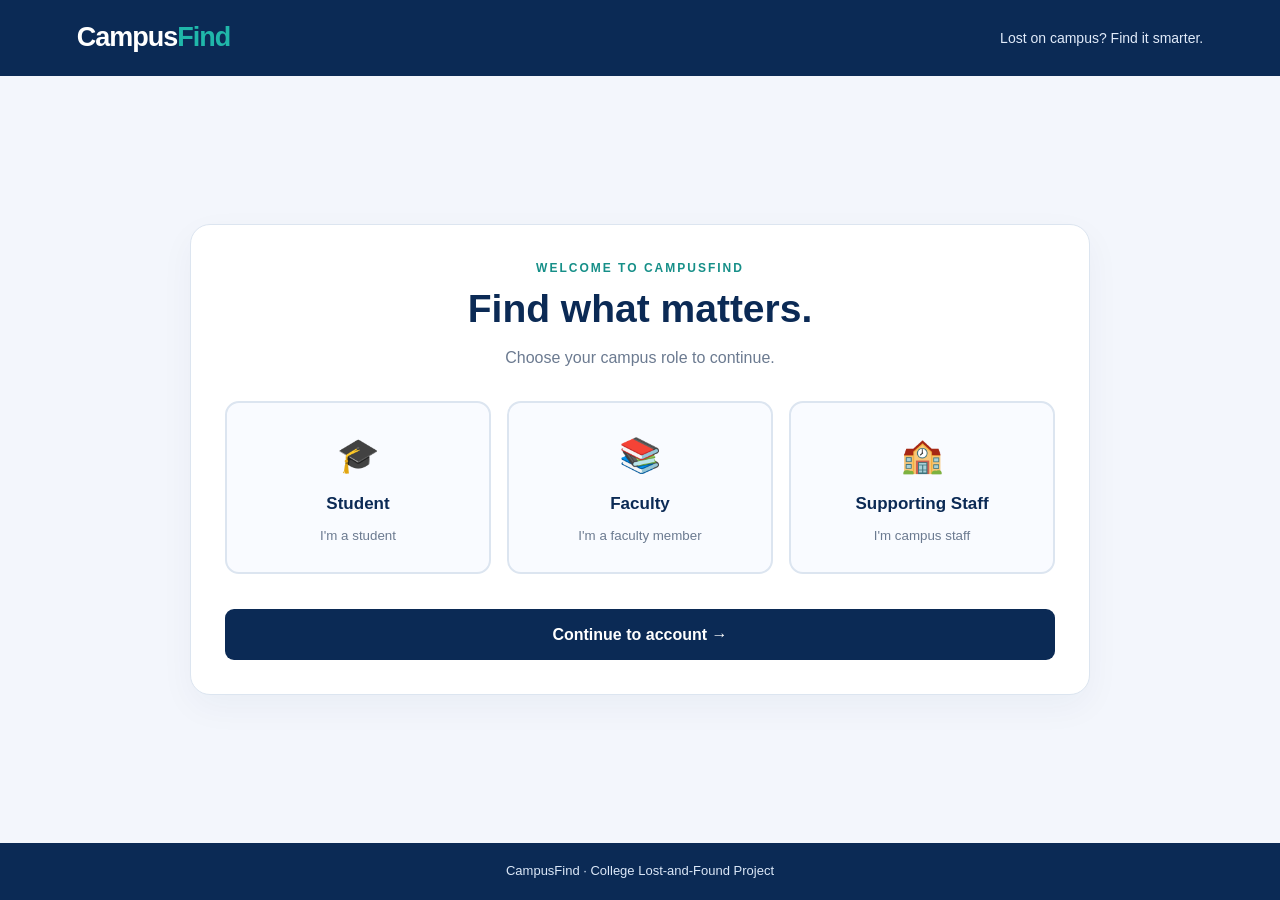
<file: Frontend/index.html>
<!DOCTYPE html>
<html lang="en">
<head>
  <meta charset="UTF-8">
  <meta name="viewport" content="width=device-width, initial-scale=1.0">
  <title>CampusFind | Choose Role</title>
  <link rel="stylesheet" href="style.css">
  <script src="script.js" defer></script>
</head>
<body data-page="home">
  <header class="navbar">
    <a class="brand" href="index.html">Campus<span>Find</span></a>
    <span class="tagline">Lost on campus? Find it smarter.</span>
  </header>

  <main class="center-page">
    <section class="panel wide">
      <p class="eyebrow">WELCOME TO CAMPUSFIND</p>
      <h1>Find what matters.</h1>
      <p class="muted">Choose your campus role to continue.</p>

      <div class="role-grid">
        <button class="role-card" data-role="STUDENT" type="button">
          <span class="emoji">🎓</span>
          <strong>Student</strong>
          <small>I'm a student</small>
        </button>
        <button class="role-card" data-role="FACULTY" type="button">
          <span class="emoji">📚</span>
          <strong>Faculty</strong>
          <small>I'm a faculty member</small>
        </button>
        <button class="role-card" data-role="SUPPORTING_STAFF" type="button">
          <span class="emoji">🏫</span>
          <strong>Supporting Staff</strong>
          <small>I'm campus staff</small>
        </button>
      </div>
      <p id="roleMessage" class="message"></p>
      <button id="roleContinue" class="primary-btn full" type="button">
        Continue to account →
      </button>
    </section>
  </main>

  <footer>CampusFind · College Lost-and-Found Project</footer>
</body>
</html>
</file>
<file: Frontend/style.css>
:root {
  --navy: #0b2a55;
  --blue: #174b91;
  --teal: #20b7aa;
  --background: #f3f6fc;
  --white: #ffffff;
  --text: #20334d;
  --muted: #6b7a90;
  --border: #dce5f0;
}

* {
  margin: 0;
  padding: 0;
  box-sizing: border-box;
}

body {
  font-family: Arial, sans-serif;
  color: var(--text);
  background: var(--background);
  line-height: 1.6;
  min-height: 100vh;
  display: flex;
  flex-direction: column;
}

a {
  color: inherit;
  text-decoration: none;
}

button,
input,
select,
textarea {
  font: inherit;
}

button {
  cursor: pointer;
}

.navbar {
  min-height: 76px;
  padding: 16px 6%;
  background: var(--navy);
  color: white;
  display: flex;
  align-items: center;
  justify-content: space-between;
  gap: 20px;
}

.brand {
  font-size: 27px;
  font-weight: 800;
  letter-spacing: -1px;
}

.brand span {
  color: var(--teal);
}

.tagline,
.nav-link {
  color: #e1ebfa;
  font-size: 14px;
}

.nav-link:hover,
.text-link:hover {
  color: var(--teal);
}

.nav-actions {
  display: flex;
  align-items: center;
  gap: 12px;
}

.user-badge {
  background: #ffffff20;
  padding: 7px 12px;
  border-radius: 20px;
  font-size: 13px;
}

.center-page {
  flex: 1;
  display: flex;
  align-items: center;
  justify-content: center;
  padding: 45px 20px;
}

.panel {
  background: var(--white);
  border: 1px solid var(--border);
  border-radius: 20px;
  padding: 34px;
  box-shadow: 0 12px 35px #0b2a550b;
}

.wide {
  width: 100%;
  max-width: 900px;
  text-align: center;
}

.login-panel {
  width: 100%;
  max-width: 480px;
}

.eyebrow {
  color: #168f88;
  font-size: 12px;
  font-weight: 800;
  letter-spacing: 2px;
  margin-bottom: 8px;
}

h1 {
  color: var(--navy);
  font-size: clamp(28px, 4vw, 39px);
  line-height: 1.2;
  margin-bottom: 12px;
}

h2 {
  color: var(--navy);
  line-height: 1.3;
}

.muted {
  color: var(--muted);
  margin-bottom: 22px;
}

.role-grid,
.choice-grid {
  display: grid;
  grid-template-columns: repeat(3, minmax(0, 1fr));
  gap: 16px;
  margin: 30px 0 20px;
}

.role-card {
  padding: 25px 14px;
  min-height: 165px;
  background: #f9fbff;
  border: 2px solid var(--border);
  border-radius: 14px;
  color: var(--navy);
  display: flex;
  flex-direction: column;
  align-items: center;
  justify-content: center;
  gap: 8px;
  transition: 0.2s;
}

.role-card:hover,
.role-card.selected {
  border-color: var(--teal);
  background: #eafaf7;
  transform: translateY(-3px);
}

.emoji {
  font-size: 34px;
}

.role-card strong {
  font-size: 17px;
}

.role-card small {
  color: var(--muted);
}

.primary-btn {
  display: inline-block;
  border: none;
  border-radius: 9px;
  padding: 13px 20px;
  background: var(--navy);
  color: white;
  font-weight: 700;
  text-align: center;
  transition: 0.2s;
}

.primary-btn:hover {
  background: var(--blue);
  transform: translateY(-1px);
}

.full {
  width: 100%;
  margin-top: 15px;
}

.button-link {
  margin-top: 22px;
}

.outline-btn {
  border: 1px solid #ffffff70;
  color: white;
  background: transparent;
  padding: 8px 13px;
  border-radius: 8px;
}

.outline-btn:hover {
  background: #ffffff20;
}

label {
  display: block;
  font-weight: 700;
  font-size: 14px;
  color: var(--navy);
  margin: 16px 0 6px;
}

input,
select,
textarea {
  display: block;
  width: 100%;
  border: 1px solid #cbd6e4;
  border-radius: 9px;
  background: white;
  padding: 12px 13px;
  color: var(--text);
  outline: none;
}

input:focus,
select:focus,
textarea:focus {
  border-color: var(--teal);
  box-shadow: 0 0 0 3px #20b7aa20;
}

textarea {
  resize: vertical;
}

.big-icon {
  font-size: 38px;
  margin-bottom: 10px;
}

.login-panel .eyebrow,
.login-panel h1,
.login-panel > .muted {
  text-align: center;
}

.small-note {
  font-size: 12px;
  color: var(--muted);
  margin-top: 14px;
}

.message {
  color: #087f73;
  font-size: 14px;
  font-weight: 700;
  margin-top: 12px;
}

.choice-grid {
  grid-template-columns: repeat(2, minmax(0, 1fr));
  text-align: left;
}

.choice-card {
  min-height: 260px;
  padding: 25px;
  border: 2px solid var(--border);
  border-radius: 16px;
  background: white;
  text-align: left;
  color: var(--text);
  transition: 0.2s;
}

.choice-card:hover {
  transform: translateY(-4px);
  box-shadow: 0 10px 24px #0b2a5512;
}

.lost-choice:hover {
  border-color: #477dd2;
}

.found-choice:hover {
  border-color: var(--teal);
}

.choice-emoji {
  display: block;
  font-size: 40px;
  margin-bottom: 14px;
}

.choice-card h2 {
  margin-bottom: 10px;
}

.choice-card p {
  color: var(--muted);
  margin-bottom: 20px;
}

.choice-action {
  font-weight: 700;
  color: #087f73;
}

.container {
  width: 88%;
  max-width: 1120px;
  margin: 35px auto;
  flex: 1;
}

.hero {
  background: linear-gradient(120deg, var(--navy), #174b91);
  color: white;
  border-radius: 20px;
  padding: 38px;
  display: flex;
  justify-content: space-between;
  align-items: center;
  gap: 20px;
}

.hero h1 {
  color: white;
}

.hero p:not(.eyebrow) {
  max-width: 600px;
  color: #e1ebfa;
}

.hero-icon {
  font-size: 85px;
}

.light {
  color: #77e2d5;
}

.stats-grid {
  display: grid;
  grid-template-columns: repeat(3, minmax(0, 1fr));
  gap: 18px;
  margin: 24px 0 32px;
}

.stat-card {
  background: white;
  padding: 22px;
  border: 1px solid var(--border);
  border-radius: 14px;
}

.stat-icon {
  font-size: 25px;
}

.stat-card p {
  color: var(--muted);
  font-size: 14px;
}

.stat-card h2 {
  font-size: 30px;
  margin-top: 5px;
}

.content-section {
  margin-top: 28px;
}

.section-heading {
  display: flex;
  align-items: center;
  justify-content: space-between;
  gap: 15px;
  margin-bottom: 18px;
}

.text-link {
  font-weight: 700;
  color: #087f73;
}

.search-box {
  margin: 18px 0;
}

.report-grid {
  display: grid;
  grid-template-columns: repeat(2, minmax(0, 1fr));
  gap: 15px;
}

.report-card {
  background: white;
  border: 1px solid var(--border);
  border-radius: 13px;
  padding: 18px;
  overflow-wrap: anywhere;
}

.report-card h3 {
  color: var(--navy);
  margin-bottom: 8px;
}

.report-card p {
  color: var(--muted);
  font-size: 14px;
  margin: 4px 0;
}

.report-type {
  display: inline-block;
  padding: 4px 10px;
  border-radius: 20px;
  background: #e1f7f2;
  color: #087f73;
  font-size: 12px;
  font-weight: 700;
  margin-bottom: 10px;
}

.report-type.lost {
  background: #eaf0ff;
  color: #2456a5;
}

.form-container {
  max-width: 750px;
}

.photo-preview {
  max-width: 220px;
  max-height: 220px;
  object-fit: contain;
  display: block;
  margin-top: 14px;
  border-radius: 10px;
}

.photo-preview[hidden] {
  display: none;
}

footer {
  margin-top: auto;
  background: var(--navy);
  color: #dce8f8;
  text-align: center;
  padding: 18px;
  font-size: 13px;
}

@media (max-width: 700px) {
  .navbar {
    padding: 14px 5%;
  }

  .tagline {
    display: none;
  }

  .brand {
    font-size: 23px;
  }

  .center-page {
    padding: 25px 14px;
  }

  .panel {
    padding: 23px 18px;
  }

  .role-grid {
    grid-template-columns: 1fr;
  }

  .role-card {
    min-height: 110px;
  }

  .choice-grid,
  .stats-grid,
  .report-grid {
    grid-template-columns: 1fr;
  }

  .container {
    width: 92%;
    margin: 22px auto;
  }

  .hero {
    padding: 25px;
  }

  .hero-icon {
    display: none;
  }

  .section-heading {
    align-items: flex-start;
  }

  .user-badge {
    display: none;
  }
}

[hidden] {
  display: none !important;
}

body.auth-pending > header,
body.auth-pending > main,
body.auth-pending > footer {
  visibility: hidden;
}

body.auth-pending::after {
  position: fixed;
  inset: 50% auto auto 50%;
  z-index: 10;
  padding: 12px 18px;
  border: 1px solid var(--border);
  border-radius: 8px;
  background: white;
  color: var(--muted);
  content: "Checking your session…";
  transform: translate(-50%, -50%);
}

.visually-hidden {
  position: absolute;
  width: 1px;
  height: 1px;
  padding: 0;
  margin: -1px;
  overflow: hidden;
  clip: rect(0, 0, 0, 0);
  white-space: nowrap;
  border: 0;
}

.segmented-control {
  display: grid;
  grid-template-columns: repeat(2, minmax(0, 1fr));
  gap: 4px;
  padding: 4px;
  margin: 20px 0;
  border: 1px solid var(--border);
  border-radius: 10px;
  background: #f3f6fc;
}

.segment {
  min-height: 42px;
  border: 0;
  border-radius: 7px;
  background: transparent;
  color: var(--muted);
  font-weight: 700;
}

.segment.active {
  background: white;
  color: var(--navy);
  box-shadow: 0 1px 5px #0b2a5518;
}

.filter-bar {
  display: grid;
  grid-template-columns: minmax(180px, 1.5fr) repeat(4, minmax(130px, 1fr)) auto;
  gap: 10px;
  align-items: center;
}

.filter-bar input,
.filter-bar select {
  min-width: 0;
  min-height: 44px;
}

.search-box {
  margin: 0;
}

.outline-light-btn,
.text-button,
.danger-btn,
.small-action-btn {
  min-height: 40px;
  border: 1px solid var(--border);
  border-radius: 8px;
  padding: 8px 13px;
  background: white;
  color: var(--navy);
  font-weight: 700;
}

.outline-light-btn:hover,
.text-button:hover,
.small-action-btn:hover {
  border-color: var(--teal);
  color: #087f73;
}

.text-button {
  min-height: 36px;
  padding: 5px 8px;
  border: 0;
  color: #087f73;
}

.danger-btn {
  border-color: #efc8c3;
  color: #9c362d;
}

.danger-btn:hover {
  background: #fff3f1;
}

.notification-trigger {
  display: inline-flex;
  align-items: center;
  gap: 8px;
}

.count-badge {
  display: inline-grid;
  min-width: 22px;
  height: 22px;
  place-items: center;
  padding: 0 5px;
  border-radius: 11px;
  background: var(--teal);
  color: var(--navy);
  font-size: 12px;
  font-weight: 800;
}

.loading-message {
  margin: 18px 0;
  color: var(--muted);
}

.error-message {
  color: #a63e35;
}

.success-message {
  color: #087f73;
}

.report-image {
  width: 100%;
  aspect-ratio: 16 / 9;
  object-fit: cover;
  margin-bottom: 12px;
  border-radius: 8px;
  background: #edf2f7;
}

.report-description {
  display: -webkit-box;
  overflow: hidden;
  -webkit-box-orient: vertical;
  -webkit-line-clamp: 3;
}

.status-pill {
  display: inline-flex;
  align-items: center;
  padding: 4px 9px;
  border: 1px solid var(--border);
  border-radius: 999px;
  background: #f7fafc;
  color: var(--muted);
  font-size: 12px;
  font-weight: 700;
  text-transform: capitalize;
}

.notification-panel {
  padding: 20px;
  border: 1px solid var(--border);
  border-radius: 12px;
  background: #ffffff;
}

.stack-list {
  display: grid;
  gap: 10px;
}

.activity-row {
  display: flex;
  align-items: flex-start;
  justify-content: space-between;
  gap: 16px;
  padding: 15px;
  border: 1px solid var(--border);
  border-radius: 10px;
  background: white;
}

.activity-row.unread {
  border-left: 4px solid var(--teal);
  background: #fbfffe;
}

.activity-row.read {
  opacity: 0.82;
}

.activity-copy {
  min-width: 0;
}

.activity-copy p {
  margin: 5px 0;
  overflow-wrap: anywhere;
}

.claim-row {
  align-items: flex-start;
}

.compact-actions,
.action-row {
  display: flex;
  flex-wrap: wrap;
  align-items: center;
  gap: 9px;
  margin-top: 16px;
}

.compact-actions {
  margin-top: 0;
}

.small-action-btn {
  min-height: 34px;
  padding: 6px 10px;
  font-size: 13px;
}

.secondary-action {
  color: #8a4b35;
}

.detail-container {
  max-width: 900px;
}

.item-detail {
  padding: 28px;
}

.item-detail-heading {
  display: flex;
  align-items: center;
  justify-content: space-between;
  gap: 12px;
  margin-bottom: 14px;
}

.detail-image {
  display: block;
  width: min(100%, 560px);
  max-height: 420px;
  object-fit: contain;
  margin: 18px 0;
  border-radius: 10px;
  background: #f1f5f8;
}

.detail-facts {
  display: grid;
  grid-template-columns: minmax(120px, 180px) minmax(0, 1fr);
  gap: 8px 18px;
  max-width: 560px;
  margin: 18px 0;
}

.detail-facts dt {
  color: var(--muted);
  font-weight: 700;
}

.detail-facts dd {
  margin: 0;
  overflow-wrap: anywhere;
}

.item-long-description {
  max-width: 700px;
  white-space: pre-wrap;
}

.claim-section,
#claimSection {
  margin-top: 20px;
}

.similarity-score {
  display: inline-block;
  margin-bottom: 10px;
  color: #087f73;
  font-size: 16px;
}

.feature-list {
  margin: 12px 0 0;
  padding-left: 20px;
  color: var(--muted);
  font-size: 13px;
}

.highlight-row {
  border-color: var(--teal);
  box-shadow: 0 0 0 2px #20b7aa20;
}

.primary-btn:disabled,
.outline-btn:disabled,
.outline-light-btn:disabled,
.small-action-btn:disabled {
  cursor: wait;
  opacity: 0.65;
}

@media (max-width: 900px) {
  .filter-bar {
    grid-template-columns: repeat(3, minmax(0, 1fr));
  }
}

@media (max-width: 700px) {
  .filter-bar {
    grid-template-columns: repeat(2, minmax(0, 1fr));
  }

  .filter-bar .search-box {
    grid-column: 1 / -1;
  }

  .activity-row {
    flex-direction: column;
  }

  .item-detail {
    padding: 22px 18px;
  }

  .detail-facts {
    grid-template-columns: minmax(90px, 120px) minmax(0, 1fr);
    gap: 7px 12px;
  }

  .notification-trigger {
    padding: 8px 9px;
    font-size: 12px;
  }
}
</file>
